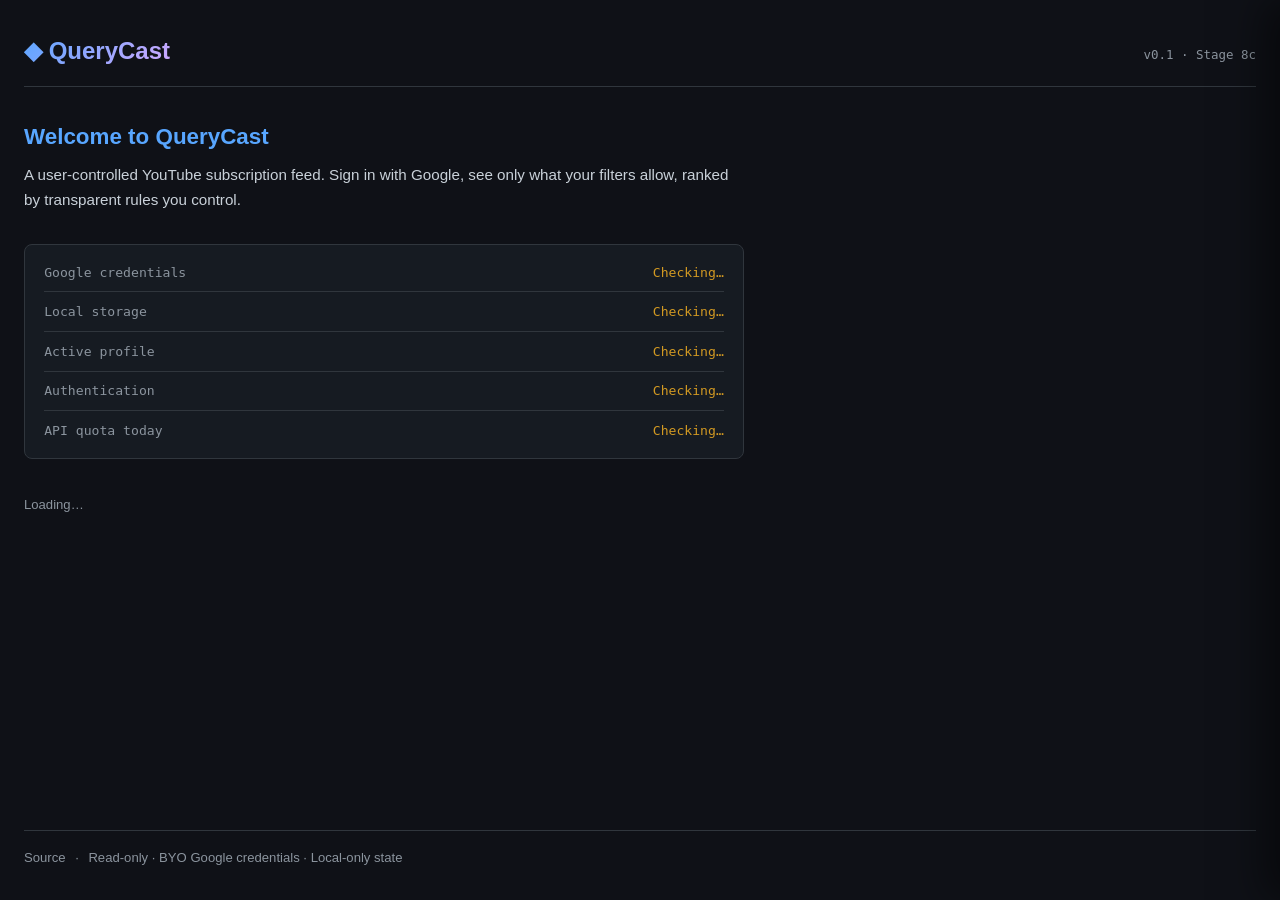
<file: index.html>
<!DOCTYPE html>
<html lang="en">
<head>
<meta charset="UTF-8">
<meta name="viewport" content="width=device-width, initial-scale=1.0">
<meta name="theme-color" content="#1f6feb">
<title>QueryCast</title>
<meta name="description" content="User-controlled YouTube subscription feed.">
<link rel="icon" type="image/png" sizes="32x32" href="/favicon-32.png">
<link rel="icon" type="image/png" sizes="192x192" href="/icon-192.png">
<!-- Apply persisted theme synchronously before the stylesheet parses
     so there's no flash-of-wrong-theme on cold load. (Stage 8a) -->
<script>
  (function () {
    try {
      var t = localStorage.getItem('querycast.theme');
      if (t === 'light' || t === 'dark') {
        document.documentElement.setAttribute('data-theme', t);
      } else {
        document.documentElement.setAttribute('data-theme', 'dark');
      }
    } catch (e) {
      document.documentElement.setAttribute('data-theme', 'dark');
    }
  })();
</script>
<link rel="stylesheet" href="/style.css">
</head>
<body>

<div class="app-shell">
  <header>
    <h1 class="logo">◆ QueryCast</h1>
    <span class="status">v0.1 · Stage 8c</span>
  </header>

  <main>
    <h2>Welcome to QueryCast</h2>
    <p class="lead">A user-controlled YouTube subscription feed. Sign in with Google, see only what your filters allow, ranked by transparent rules you control.</p>

    <div class="boot-status">
      <div class="row" id="status-creds">
        <span class="label">Google credentials</span>
        <span class="value pending">Checking…</span>
      </div>
      <div class="row" id="status-idb">
        <span class="label">Local storage</span>
        <span class="value pending">Checking…</span>
      </div>
      <div class="row" id="status-profile">
        <span class="label">Active profile</span>
        <span class="value pending">Checking…</span>
      </div>
      <div class="row" id="status-auth">
        <span class="label">Authentication</span>
        <span class="value pending">Checking…</span>
      </div>
      <div class="row" id="status-quota">
        <span class="label">API quota today</span>
        <span class="value pending">Checking…</span>
      </div>
    </div>

    <div class="auth-buttons">
      <button class="primary" id="sign-in-btn" hidden>Sign in with Google</button>
      <button class="secondary" id="sign-out-btn" hidden>Sign out</button>
    </div>
    <p class="note" id="auth-msg">Loading…</p>

    <section id="feed-section" hidden>
      <div class="feed-toolbar">
        <nav class="feed-nav" role="tablist" aria-label="Feed view">
          <button class="nav-tab active" data-view="today" role="tab" aria-selected="true">Today</button>
          <button class="nav-tab" data-view="saved" role="tab" aria-selected="false">Saved</button>
        </nav>
        <button class="secondary" id="refresh-btn">Refresh</button>
        <button class="icon-btn" id="theme-toggle" title="Switch to light theme" aria-label="Switch to light theme">☀</button>
        <button class="icon-btn" id="settings-btn" title="Settings" aria-label="Open settings">⚙</button>
        <div class="profile-dropdown">
          <button class="profile-trigger" id="profile-trigger" aria-haspopup="menu" aria-expanded="false">
            <span class="profile-label">Profile</span>
            <span class="profile-name" id="profile-name">Default</span>
            <span class="caret" aria-hidden="true">▾</span>
          </button>
          <div class="profile-menu" id="profile-menu" role="menu" hidden>
            <div class="profile-menu-section">Active profile</div>
            <div class="profile-menu-list" id="profile-menu-list"></div>
            <div class="profile-menu-divider"></div>
            <button class="profile-menu-item" id="profile-manage">
              Manage profiles…
            </button>
          </div>
        </div>
      </div>
      <p id="feed-status" class="note"></p>

      <div class="feed-board" id="feed-board" hidden>
        <div class="section-label" id="featured-label">Top picks · ranked by score</div>
        <div class="featured-row" id="featured-row"></div>

        <div class="section-label" id="grid-label">More from your subscriptions</div>
        <div class="grid" id="grid"></div>
      </div>

      <p id="feed-empty" class="empty-state" hidden>No videos cached yet. Click <strong>Refresh</strong> to fetch your subscriptions.</p>
    </section>
  </main>

  <footer>
    <a href="https://github.com/soopadrive/querycast" target="_blank" rel="noopener">Source</a>
    <span>·</span>
    <span>Read-only · BYO Google credentials · Local-only state</span>
  </footer>
</div>

<!-- Modal IFrame Player (Stage 6b) -->
<div class="modal-overlay" id="modal-overlay" role="dialog" aria-modal="true" aria-labelledby="modal-title" aria-hidden="true">
  <div class="modal-player">
    <button class="modal-close" id="modal-close" aria-label="Close player">×</button>
    <div class="modal-stub" id="modal-stub"></div>
    <div class="modal-fallback" id="modal-fallback" hidden>
      <p>This video can't be embedded. <a href="#" target="_blank" rel="noopener">Open on youtube.com</a></p>
    </div>
    <div class="modal-info">
      <span class="modal-rank" id="modal-rank">#1</span>
      <div class="modal-title" id="modal-title"></div>
      <div class="modal-meta" id="modal-meta"></div>
    </div>
  </div>
</div>

<!-- Action toast with undo (Stage 6b) + optional secondary action (See less, Stage 7d-prelude) -->
<div class="action-toast" id="action-toast" role="status" aria-live="polite" hidden>
  <span class="toast-msg" id="toast-msg"></span>
  <button class="toast-secondary" id="toast-secondary" hidden></button>
  <button class="toast-undo" id="toast-undo">Undo</button>
</div>

<!-- Settings drawer (Stage 7b) -->
<div class="drawer-backdrop" id="drawer-backdrop" hidden></div>
<aside class="settings-drawer" id="settings-drawer" role="dialog" aria-modal="true" aria-hidden="true" aria-labelledby="settings-heading">
  <header class="drawer-header">
    <h2 id="settings-heading">Settings</h2>
    <button class="drawer-close" id="settings-close" aria-label="Close settings">×</button>
  </header>

  <div class="drawer-body">
    <section class="drawer-section" id="section-profile">
      <h3 class="section-toggle" aria-expanded="true" tabindex="0" role="button">
        <span class="chevron" aria-hidden="true">▾</span>
        Profile
      </h3>
      <div class="section-body">
        <label class="field">
          <span>Editing</span>
          <select id="profile-edit-select"></select>
        </label>
        <label class="field">
          <span>Name</span>
          <input type="text" id="profile-name-input" />
        </label>
        <label class="checkbox-row">
          <input type="checkbox" id="profile-active-check" />
          <span>Set as active profile</span>
        </label>
        <div class="action-row">
          <button class="secondary" id="profile-add">+ New profile</button>
          <button class="secondary" id="profile-duplicate">Duplicate</button>
          <button class="danger" id="profile-delete">Delete</button>
        </div>
      </div>
    </section>

    <section class="drawer-section" id="section-filters">
      <h3 class="section-toggle" aria-expanded="true" tabindex="0" role="button">
        <span class="chevron" aria-hidden="true">▾</span>
        Discovery filters
      </h3>
      <div class="section-body">
        <label class="field">
          <span>Block keywords <em>(case-insensitive, title + description)</em></span>
          <div class="keyword-list" id="kw-block-list"></div>
          <input type="text" id="kw-block-input" placeholder="Add keyword + Enter" />
        </label>

        <label class="field">
          <span>Require keywords <em>(whitelist mode — leave blank to disable)</em></span>
          <div class="keyword-list" id="kw-require-list"></div>
          <input type="text" id="kw-require-input" placeholder="Add keyword + Enter" />
        </label>

        <div class="field-row">
          <label class="field">
            <span>Min duration (sec)</span>
            <input type="number" id="duration-min" min="0" />
          </label>
          <label class="field">
            <span>Max duration (sec)</span>
            <input type="number" id="duration-max" min="0" />
          </label>
        </div>

        <div class="field-row">
          <label class="field">
            <span>Max age (days)</span>
            <input type="number" id="age-max" min="1" />
          </label>
          <label class="field">
            <span>Min view count</span>
            <input type="number" id="views-min" min="0" />
          </label>
        </div>

        <label class="checkbox-row">
          <input type="checkbox" id="hide-shorts" />
          <span>Hide Shorts (under 60s)</span>
        </label>
        <label class="checkbox-row">
          <input type="checkbox" id="hide-live" />
          <span>Hide live + premieres</span>
        </label>
        <label class="checkbox-row">
          <input type="checkbox" id="hide-podcasts" />
          <span>Hide podcasts (over 2hr)</span>
        </label>
      </div>
    </section>

    <section class="drawer-section" id="section-scoring">
      <h3 class="section-toggle" aria-expanded="false" tabindex="0" role="button">
        <span class="chevron" aria-hidden="true">▾</span>
        Scoring weights
      </h3>
      <div class="section-body" hidden>
        <label class="field slider-field">
          <span>Recency <span class="value-display" data-value-for="w-recency"></span></span>
          <input type="range" id="w-recency" min="0" max="1" step="0.05" />
        </label>
        <label class="field slider-field">
          <span>Velocity (views/day) <span class="value-display" data-value-for="w-velocity"></span></span>
          <input type="range" id="w-velocity" min="0" max="1" step="0.05" />
        </label>
        <label class="field slider-field">
          <span>Channel weight <span class="value-display" data-value-for="w-channel"></span></span>
          <input type="range" id="w-channel" min="0" max="1" step="0.05" />
        </label>
        <label class="field slider-field">
          <span>Length-fit <span class="value-display" data-value-for="w-length-fit"></span></span>
          <input type="range" id="w-length-fit" min="0" max="1" step="0.05" />
        </label>

        <h4 class="subsection">Length-fit sweet spot (Gaussian)</h4>
        <div class="field-row">
          <label class="field">
            <span>Center (sec)</span>
            <input type="number" id="sweet-center" min="0" />
          </label>
          <label class="field">
            <span>Width (sec)</span>
            <input type="number" id="sweet-width" min="60" />
          </label>
        </div>

        <button class="secondary" id="reset-defaults">Reset filters + weights to defaults</button>
      </div>
    </section>

    <section class="drawer-section" id="section-channels">
      <h3 class="section-toggle" aria-expanded="false" tabindex="0" role="button">
        <span class="chevron" aria-hidden="true">▾</span>
        Channels
      </h3>
      <div class="section-body" hidden>
        <input type="search" id="channel-search" class="field-input" placeholder="Filter channels…" />
        <div class="channel-list" id="channel-list"></div>
      </div>
    </section>

    <section class="drawer-section" id="section-groups">
      <h3 class="section-toggle" aria-expanded="false" tabindex="0" role="button">
        <span class="chevron" aria-hidden="true">▾</span>
        Channel groups
      </h3>
      <div class="section-body" hidden>
        <div class="groups-list" id="groups-list"></div>
        <button class="secondary" id="group-add">+ New group</button>
      </div>
    </section>

    <section class="drawer-section" id="section-hidden">
      <h3 class="section-toggle" aria-expanded="false" tabindex="0" role="button">
        <span class="chevron" aria-hidden="true">▾</span>
        Hidden videos
      </h3>
      <div class="section-body" hidden>
        <div class="hidden-group">
          <h4 class="subsection">Hidden by you <span class="count" id="hidden-skip-count">0</span></h4>
          <ul class="hidden-list" id="hidden-skip-list"></ul>
        </div>
        <div class="hidden-group">
          <h4 class="subsection">Already watched <span class="count" id="hidden-watch-count">0</span></h4>
          <ul class="hidden-list" id="hidden-watch-list"></ul>
        </div>
      </div>
    </section>

    <section class="drawer-section" id="section-backup">
      <h3 class="section-toggle" aria-expanded="false" tabindex="0" role="button">
        <span class="chevron" aria-hidden="true">▾</span>
        Drive backup
      </h3>
      <div class="section-body" hidden>
        <p class="backup-blurb">Stores your profiles + watched / saved / hidden lists in a hidden per-app folder on your Google Drive. Videos and quota state are not backed up.</p>
        <div class="backup-status" id="backup-status">Checking Drive…</div>
        <div class="action-row">
          <button class="primary" id="backup-now">Backup now</button>
          <button class="secondary" id="restore-now">Restore from Drive…</button>
        </div>
        <p class="backup-message" id="backup-message"></p>
      </div>
    </section>
  </div>
</aside>

<script type="module" src="/js/main.js"></script>
</body>
</html>
</file>
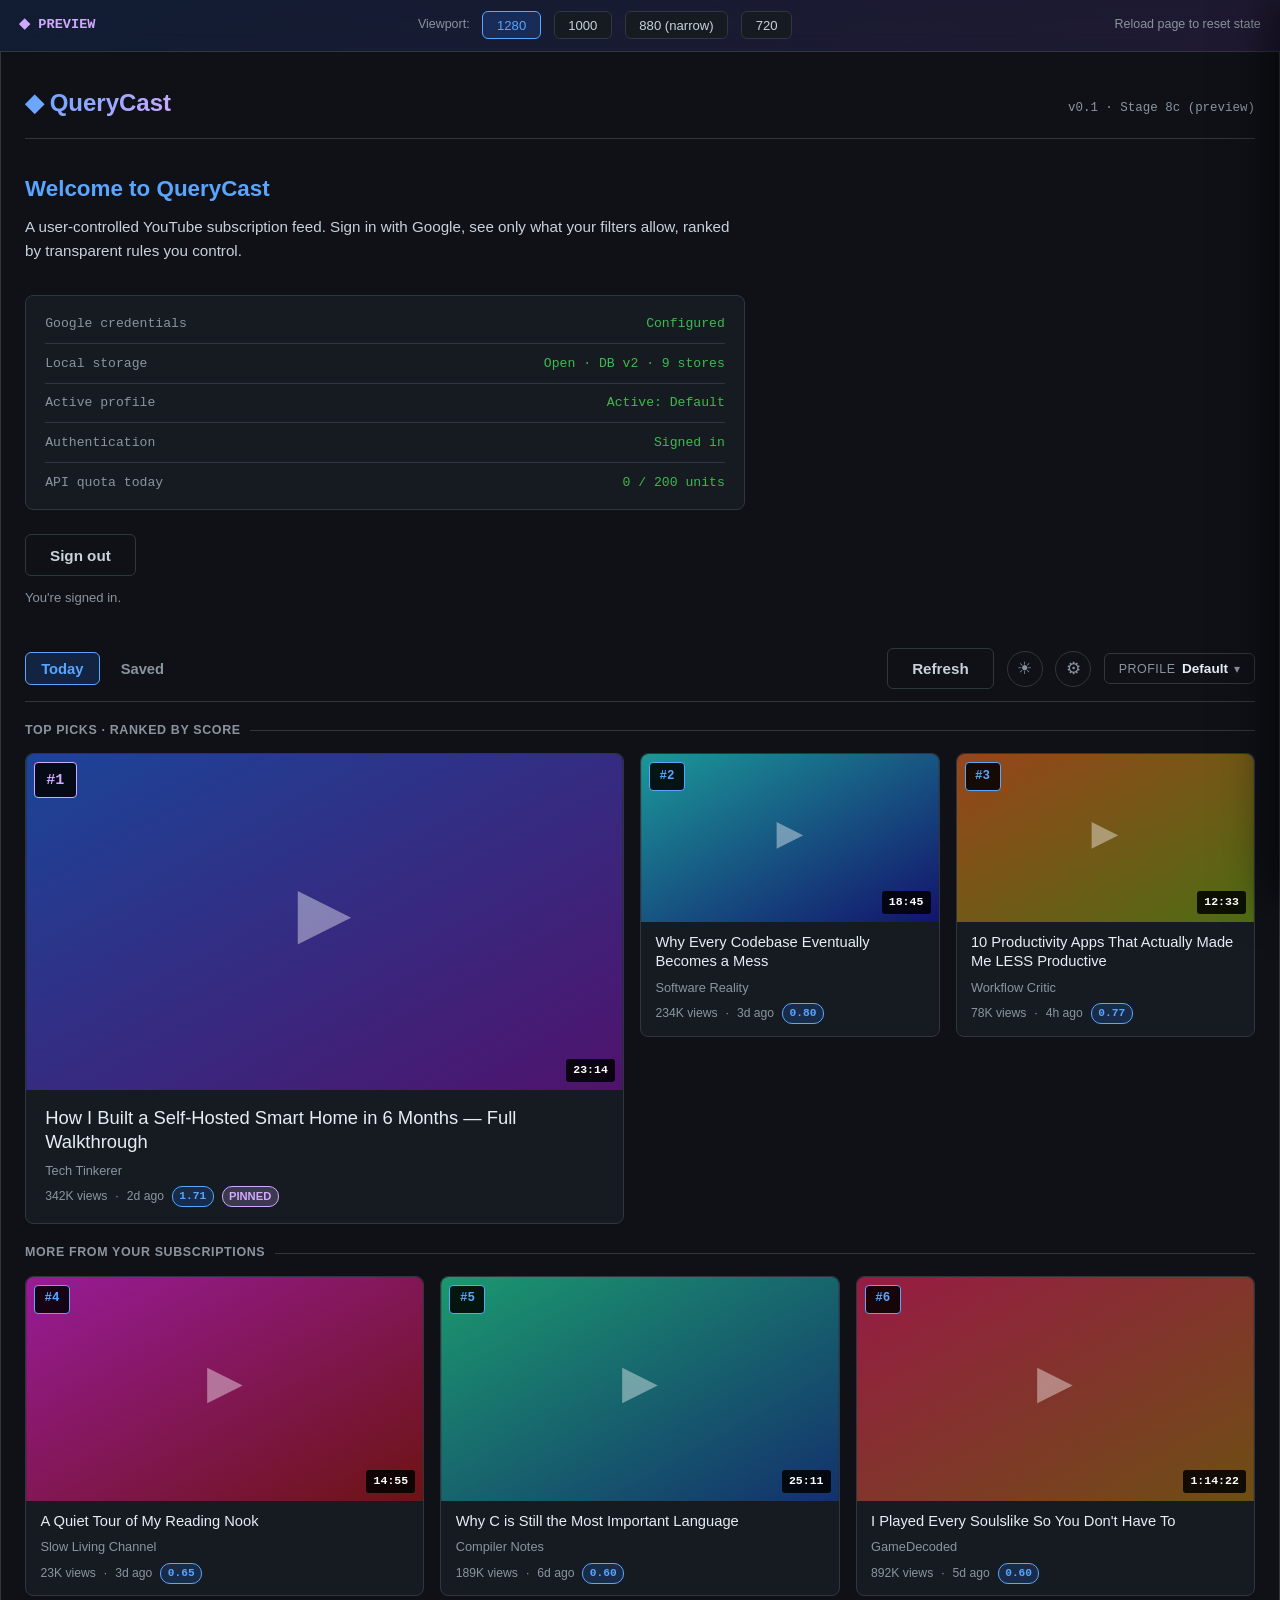
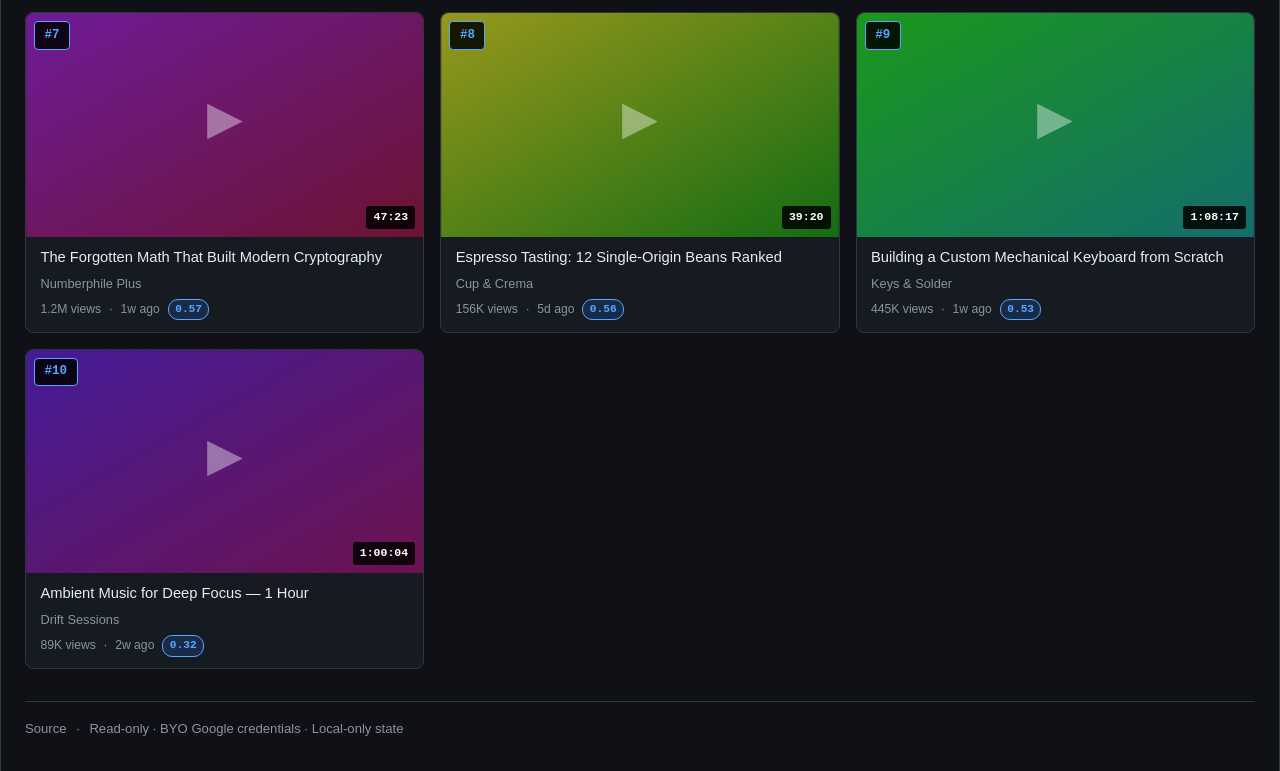
<file: preview.html>
<!DOCTYPE html>
<html lang="en">
<head>
<meta charset="UTF-8">
<meta name="viewport" content="width=device-width, initial-scale=1.0">
<title>QueryCast — Preview</title>
<!-- Apply persisted theme synchronously before the stylesheet parses
     so there's no flash-of-wrong-theme on cold load. (Stage 8a) -->
<script>
  (function () {
    try {
      var t = localStorage.getItem('querycast.theme');
      document.documentElement.setAttribute('data-theme', (t === 'light' || t === 'dark') ? t : 'dark');
    } catch (e) {
      document.documentElement.setAttribute('data-theme', 'dark');
    }
  })();
</script>
<link rel="stylesheet" href="/style.css">
<style>
  /* Preview chrome — kept above the .app-shell so the real layout
     measures from the same baseline as the production index.html. */
  .preview-bar {
    background: linear-gradient(135deg, #1f6feb22, #8957e522);
    border-bottom: 1px solid var(--border);
    padding: 0.7rem 1.2rem;
    display: flex;
    align-items: center;
    gap: 0.8rem;
    flex-wrap: wrap;
    font-size: 0.85rem;
    position: sticky;
    top: 0;
    z-index: 200;
    backdrop-filter: blur(10px);
  }
  .preview-bar .label {
    color: var(--purple);
    font-weight: 700;
    font-family: var(--mono);
  }
  .preview-bar .hint {
    color: var(--text-dim);
    font-size: 0.78rem;
    margin-left: auto;
  }
  .preview-bar button {
    background: var(--bg-elev);
    border: 1px solid var(--border);
    color: var(--text);
    padding: 0.35rem 0.85rem;
    border-radius: 6px;
    cursor: pointer;
    font-family: inherit;
    font-size: 0.82rem;
    transition: border-color 0.15s, color 0.15s, background 0.15s;
  }
  .preview-bar button:hover { border-color: var(--blue); color: var(--blue); }
  .preview-bar button.active {
    background: var(--blue-bg);
    border-color: var(--blue);
    color: var(--blue);
  }
  /* Wrap the real app shell inside a re-sizable frame so the toggle can
     simulate the 900px breakpoint without resizing the actual window. */
  .preview-frame {
    margin: 0 auto;
    transition: max-width 0.2s;
    border-left: 1px solid var(--border);
    border-right: 1px solid var(--border);
    min-height: 100vh;
  }
  .preview-frame.w-1280 { max-width: 1280px; }
  .preview-frame.w-1000 { max-width: 1000px; }
  .preview-frame.w-880  { max-width: 880px; }   /* below the 900px breakpoint */
  .preview-frame.w-720  { max-width: 720px; }
  /* Inside the framed preview, drop the .app-shell's own max-width so
     its grid spans the frame, not 1280 within whatever the frame is. */
  .preview-frame .app-shell { max-width: none; }
</style>

<!-- Import map: redirect production module URLs to preview stubs. The
     keys are the *resolved* URLs of each import — relative specifiers
     like `./storage.js` from /js/main.js resolve to /js/storage.js and
     hit these mappings. Must come BEFORE any <script type="module">. -->
<script type="importmap">
{
  "imports": {
    "/js/storage.js":       "/js/preview/storage-stub.js",
    "/js/auth.js":          "/js/preview/auth-stub.js",
    "/js/player.js":        "/js/preview/player-stub.js",
    "/js/youtube-api.js":   "/js/preview/youtube-api-stub.js",
    "/js/rss-fetcher.js":   "/js/preview/rss-fetcher-stub.js",
    "/js/drive-backup.js":  "/js/preview/drive-backup-stub.js"
  }
}
</script>

<!-- Stub the Tauri global before main.js destructures it at module load. -->
<script>
  window.__TAURI__ = {
    core: {
      invoke: (cmd, args) => {
        console.info('[preview] invoke', cmd, args);
        return Promise.resolve(null);
      },
    },
    event: {
      listen: () => Promise.resolve(() => {}),
    },
  };
</script>
</head>
<body>

<div class="preview-bar">
  <span class="label">◆ PREVIEW</span>
  <span class="hint">Viewport:</span>
  <button data-width="1280" class="active">1280</button>
  <button data-width="1000">1000</button>
  <button data-width="880">880 (narrow)</button>
  <button data-width="720">720</button>
  <span class="hint" id="reset-hint">Reload page to reset state</span>
</div>

<div class="preview-frame w-1280" id="preview-frame">
  <div class="app-shell">
    <header>
      <h1 class="logo">◆ QueryCast</h1>
      <span class="status">v0.1 · Stage 8c (preview)</span>
    </header>

    <main>
      <h2>Welcome to QueryCast</h2>
      <p class="lead">A user-controlled YouTube subscription feed. Sign in with Google, see only what your filters allow, ranked by transparent rules you control.</p>

      <div class="boot-status">
        <div class="row" id="status-creds">
          <span class="label">Google credentials</span>
          <span class="value pending">Checking…</span>
        </div>
        <div class="row" id="status-idb">
          <span class="label">Local storage</span>
          <span class="value pending">Checking…</span>
        </div>
        <div class="row" id="status-profile">
          <span class="label">Active profile</span>
          <span class="value pending">Checking…</span>
        </div>
        <div class="row" id="status-auth">
          <span class="label">Authentication</span>
          <span class="value pending">Checking…</span>
        </div>
        <div class="row" id="status-quota">
          <span class="label">API quota today</span>
          <span class="value pending">Checking…</span>
        </div>
      </div>

      <div class="auth-buttons">
        <button class="primary" id="sign-in-btn" hidden>Sign in with Google</button>
        <button class="secondary" id="sign-out-btn" hidden>Sign out</button>
      </div>
      <p class="note" id="auth-msg">Loading…</p>

      <section id="feed-section" hidden>
        <div class="feed-toolbar">
          <nav class="feed-nav" role="tablist" aria-label="Feed view">
            <button class="nav-tab active" data-view="today" role="tab" aria-selected="true">Today</button>
            <button class="nav-tab" data-view="saved" role="tab" aria-selected="false">Saved</button>
          </nav>
          <button class="secondary" id="refresh-btn">Refresh</button>
          <button class="icon-btn" id="theme-toggle" title="Switch to light theme" aria-label="Switch to light theme">☀</button>
          <button class="icon-btn" id="settings-btn" title="Settings" aria-label="Open settings">⚙</button>
          <div class="profile-dropdown">
            <button class="profile-trigger" id="profile-trigger" aria-haspopup="menu" aria-expanded="false">
              <span class="profile-label">Profile</span>
              <span class="profile-name" id="profile-name">Default</span>
              <span class="caret" aria-hidden="true">▾</span>
            </button>
            <div class="profile-menu" id="profile-menu" role="menu" hidden>
              <div class="profile-menu-section">Active profile</div>
              <div class="profile-menu-list" id="profile-menu-list"></div>
              <div class="profile-menu-divider"></div>
              <button class="profile-menu-item" id="profile-manage">
                Manage profiles…
              </button>
            </div>
          </div>
        </div>
        <p id="feed-status" class="note"></p>

        <div class="feed-board" id="feed-board" hidden>
          <div class="section-label" id="featured-label">Top picks · ranked by score</div>
          <div class="featured-row" id="featured-row"></div>

          <div class="section-label" id="grid-label">More from your subscriptions</div>
          <div class="grid" id="grid"></div>
        </div>

        <p id="feed-empty" class="empty-state" hidden>No videos cached yet. Click <strong>Refresh</strong> to fetch your subscriptions.</p>
      </section>
    </main>

    <footer>
      <a href="https://github.com/soopadrive/querycast" target="_blank" rel="noopener">Source</a>
      <span>·</span>
      <span>Read-only · BYO Google credentials · Local-only state</span>
    </footer>
  </div>
</div>

<!-- Modal IFrame Player (Stage 6b) — same markup as production. -->
<div class="modal-overlay" id="modal-overlay" role="dialog" aria-modal="true" aria-labelledby="modal-title" aria-hidden="true">
  <div class="modal-player">
    <button class="modal-close" id="modal-close" aria-label="Close player">×</button>
    <div class="modal-stub" id="modal-stub"></div>
    <div class="modal-fallback" id="modal-fallback" hidden>
      <p>This video can't be embedded. <a href="#" target="_blank" rel="noopener">Open on youtube.com</a></p>
    </div>
    <div class="modal-info">
      <span class="modal-rank" id="modal-rank">#1</span>
      <div class="modal-title" id="modal-title"></div>
      <div class="modal-meta" id="modal-meta"></div>
    </div>
  </div>
</div>

<!-- Action toast with undo (Stage 6b) + optional secondary action — same markup as production. -->
<div class="action-toast" id="action-toast" role="status" aria-live="polite" hidden>
  <span class="toast-msg" id="toast-msg"></span>
  <button class="toast-secondary" id="toast-secondary" hidden></button>
  <button class="toast-undo" id="toast-undo">Undo</button>
</div>

<!-- Settings drawer (Stage 7b) — same markup as production. -->
<div class="drawer-backdrop" id="drawer-backdrop" hidden></div>
<aside class="settings-drawer" id="settings-drawer" role="dialog" aria-modal="true" aria-hidden="true" aria-labelledby="settings-heading">
  <header class="drawer-header">
    <h2 id="settings-heading">Settings</h2>
    <button class="drawer-close" id="settings-close" aria-label="Close settings">×</button>
  </header>
  <div class="drawer-body">
    <section class="drawer-section" id="section-profile">
      <h3 class="section-toggle" aria-expanded="true" tabindex="0" role="button">
        <span class="chevron" aria-hidden="true">▾</span>
        Profile
      </h3>
      <div class="section-body">
        <label class="field"><span>Editing</span><select id="profile-edit-select"></select></label>
        <label class="field"><span>Name</span><input type="text" id="profile-name-input" /></label>
        <label class="checkbox-row"><input type="checkbox" id="profile-active-check" /><span>Set as active profile</span></label>
        <div class="action-row">
          <button class="secondary" id="profile-add">+ New profile</button>
          <button class="secondary" id="profile-duplicate">Duplicate</button>
          <button class="danger" id="profile-delete">Delete</button>
        </div>
      </div>
    </section>
    <section class="drawer-section" id="section-filters">
      <h3 class="section-toggle" aria-expanded="true" tabindex="0" role="button">
        <span class="chevron" aria-hidden="true">▾</span>
        Discovery filters
      </h3>
      <div class="section-body">
        <label class="field">
          <span>Block keywords <em>(case-insensitive, title + description)</em></span>
          <div class="keyword-list" id="kw-block-list"></div>
          <input type="text" id="kw-block-input" placeholder="Add keyword + Enter" />
        </label>
        <label class="field">
          <span>Require keywords <em>(whitelist mode — leave blank to disable)</em></span>
          <div class="keyword-list" id="kw-require-list"></div>
          <input type="text" id="kw-require-input" placeholder="Add keyword + Enter" />
        </label>
        <div class="field-row">
          <label class="field"><span>Min duration (sec)</span><input type="number" id="duration-min" min="0" /></label>
          <label class="field"><span>Max duration (sec)</span><input type="number" id="duration-max" min="0" /></label>
        </div>
        <div class="field-row">
          <label class="field"><span>Max age (days)</span><input type="number" id="age-max" min="1" /></label>
          <label class="field"><span>Min view count</span><input type="number" id="views-min" min="0" /></label>
        </div>
        <label class="checkbox-row"><input type="checkbox" id="hide-shorts" /><span>Hide Shorts (under 60s)</span></label>
        <label class="checkbox-row"><input type="checkbox" id="hide-live" /><span>Hide live + premieres</span></label>
        <label class="checkbox-row"><input type="checkbox" id="hide-podcasts" /><span>Hide podcasts (over 2hr)</span></label>
      </div>
    </section>
    <section class="drawer-section" id="section-scoring">
      <h3 class="section-toggle" aria-expanded="false" tabindex="0" role="button">
        <span class="chevron" aria-hidden="true">▾</span>
        Scoring weights
      </h3>
      <div class="section-body" hidden>
        <label class="field slider-field"><span>Recency <span class="value-display" data-value-for="w-recency"></span></span><input type="range" id="w-recency" min="0" max="1" step="0.05" /></label>
        <label class="field slider-field"><span>Velocity (views/day) <span class="value-display" data-value-for="w-velocity"></span></span><input type="range" id="w-velocity" min="0" max="1" step="0.05" /></label>
        <label class="field slider-field"><span>Channel weight <span class="value-display" data-value-for="w-channel"></span></span><input type="range" id="w-channel" min="0" max="1" step="0.05" /></label>
        <label class="field slider-field"><span>Length-fit <span class="value-display" data-value-for="w-length-fit"></span></span><input type="range" id="w-length-fit" min="0" max="1" step="0.05" /></label>
        <h4 class="subsection">Length-fit sweet spot (Gaussian)</h4>
        <div class="field-row">
          <label class="field"><span>Center (sec)</span><input type="number" id="sweet-center" min="0" /></label>
          <label class="field"><span>Width (sec)</span><input type="number" id="sweet-width" min="60" /></label>
        </div>
        <button class="secondary" id="reset-defaults">Reset filters + weights to defaults</button>
      </div>
    </section>
    <section class="drawer-section" id="section-channels">
      <h3 class="section-toggle" aria-expanded="false" tabindex="0" role="button">
        <span class="chevron" aria-hidden="true">▾</span>
        Channels
      </h3>
      <div class="section-body" hidden>
        <input type="search" id="channel-search" class="field-input" placeholder="Filter channels…" />
        <div class="channel-list" id="channel-list"></div>
      </div>
    </section>
    <section class="drawer-section" id="section-groups">
      <h3 class="section-toggle" aria-expanded="false" tabindex="0" role="button">
        <span class="chevron" aria-hidden="true">▾</span>
        Channel groups
      </h3>
      <div class="section-body" hidden>
        <div class="groups-list" id="groups-list"></div>
        <button class="secondary" id="group-add">+ New group</button>
      </div>
    </section>
    <section class="drawer-section" id="section-hidden">
      <h3 class="section-toggle" aria-expanded="false" tabindex="0" role="button">
        <span class="chevron" aria-hidden="true">▾</span>
        Hidden videos
      </h3>
      <div class="section-body" hidden>
        <div class="hidden-group">
          <h4 class="subsection">Hidden by you <span class="count" id="hidden-skip-count">0</span></h4>
          <ul class="hidden-list" id="hidden-skip-list"></ul>
        </div>
        <div class="hidden-group">
          <h4 class="subsection">Already watched <span class="count" id="hidden-watch-count">0</span></h4>
          <ul class="hidden-list" id="hidden-watch-list"></ul>
        </div>
      </div>
    </section>
    <section class="drawer-section" id="section-backup">
      <h3 class="section-toggle" aria-expanded="false" tabindex="0" role="button">
        <span class="chevron" aria-hidden="true">▾</span>
        Drive backup
      </h3>
      <div class="section-body" hidden>
        <p class="backup-blurb">Stores your profiles + watched / saved / hidden lists in a hidden per-app folder on your Google Drive. Videos and quota state are not backed up.</p>
        <div class="backup-status" id="backup-status">Checking Drive…</div>
        <div class="action-row">
          <button class="primary" id="backup-now">Backup now</button>
          <button class="secondary" id="restore-now">Restore from Drive…</button>
        </div>
        <p class="backup-message" id="backup-message"></p>
      </div>
    </section>
  </div>
</aside>

<!-- Production main.js — runs unmodified, but every external module
     it imports is silently swapped to a stub via the import map above. -->
<script type="module" src="/js/main.js"></script>

<!-- Viewport toggle wiring. Inline because it's preview-only chrome. -->
<script type="module">
  const frame = document.getElementById('preview-frame');
  const buttons = document.querySelectorAll('.preview-bar button[data-width]');
  buttons.forEach((btn) => {
    btn.addEventListener('click', () => {
      buttons.forEach((b) => b.classList.remove('active'));
      btn.classList.add('active');
      frame.className = `preview-frame w-${btn.dataset.width}`;
    });
  });
</script>

</body>
</html>
</file>
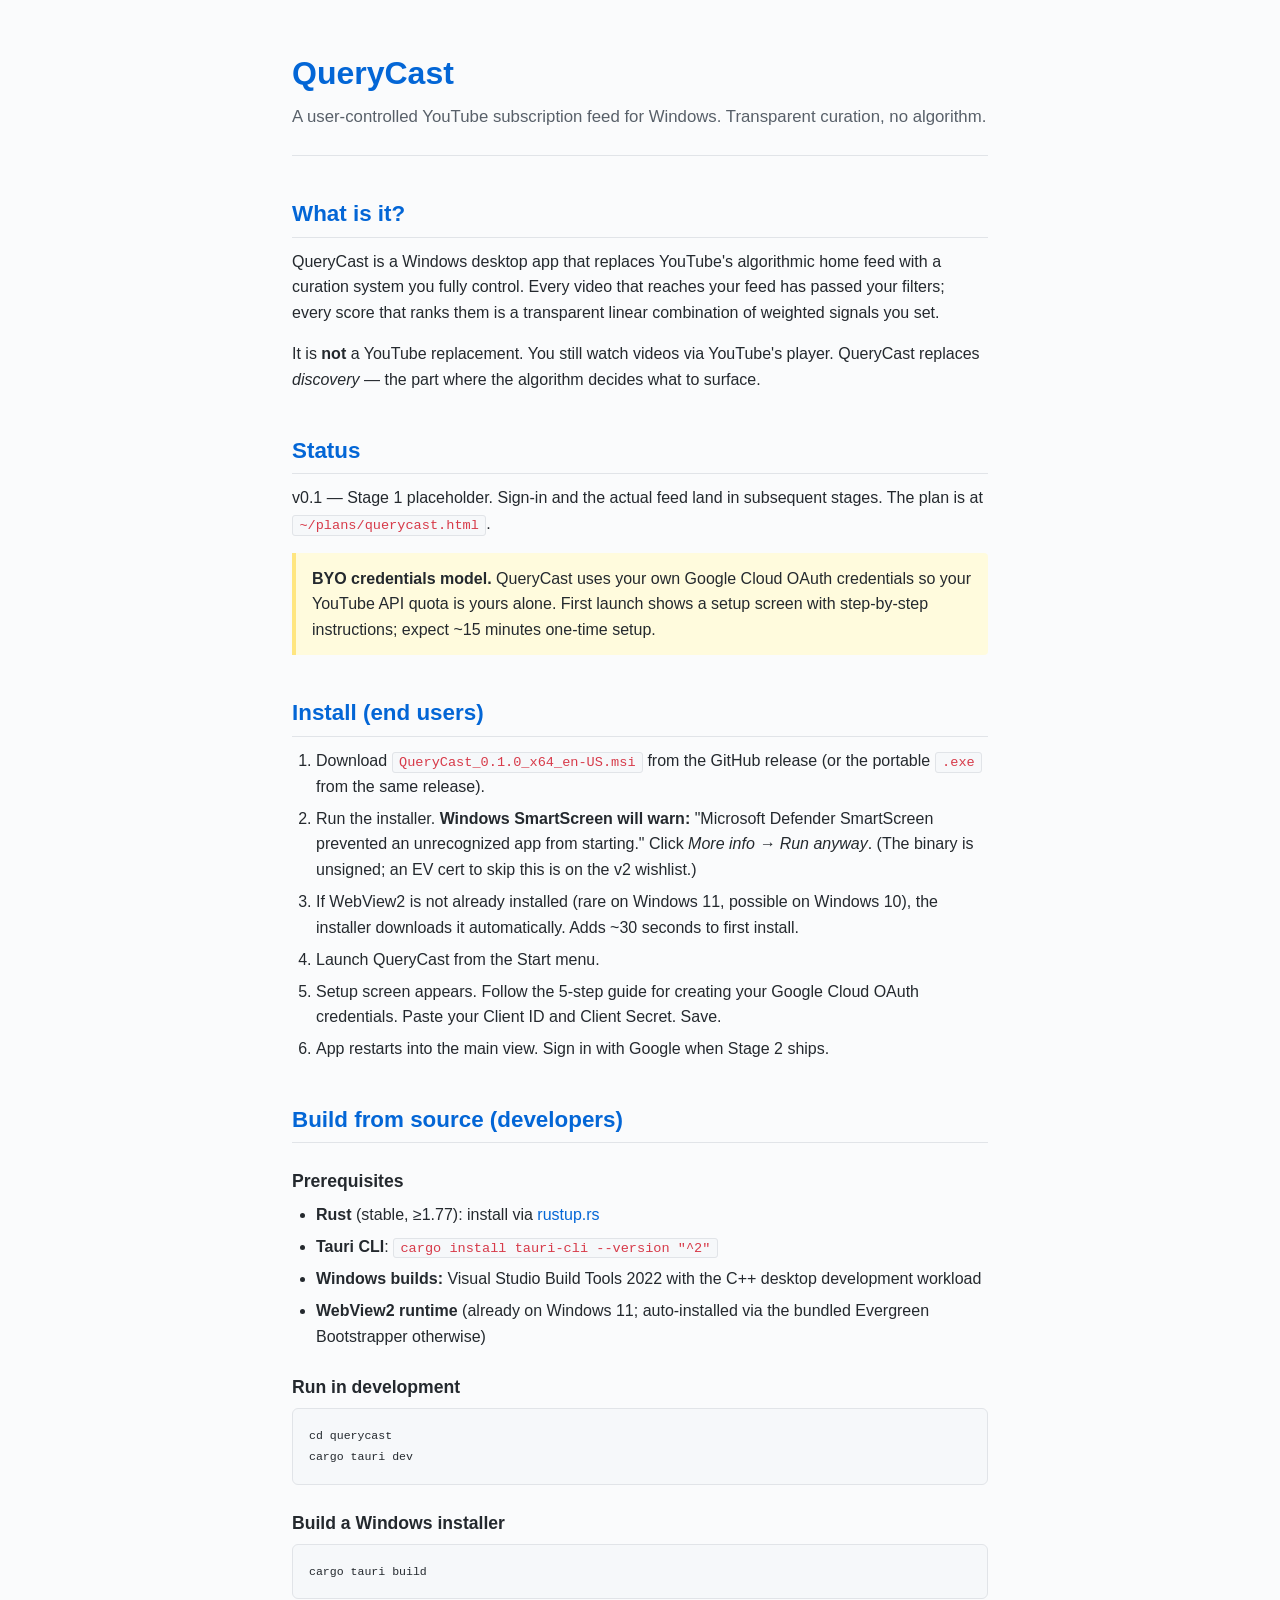
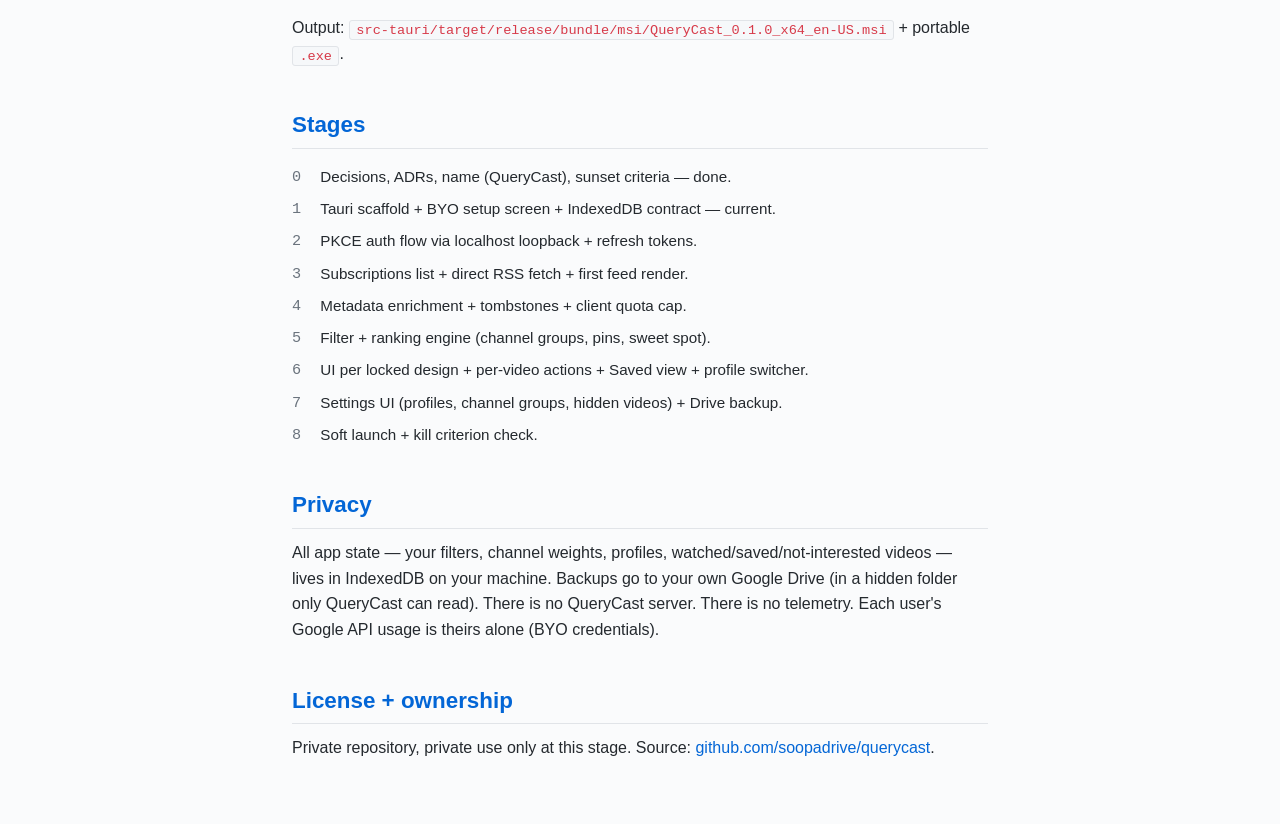
<file: README.html>
<!DOCTYPE html>
<html lang="en">
<head>
<meta charset="UTF-8">
<meta name="viewport" content="width=device-width, initial-scale=1.0">
<title>QueryCast — README</title>
<style>
  * { margin: 0; padding: 0; box-sizing: border-box; }
  body {
    font-family: -apple-system, BlinkMacSystemFont, 'Segoe UI', Helvetica, Arial, sans-serif;
    background: #fafbfc;
    color: #24292e;
    line-height: 1.6;
    font-size: 16px;
  }
  .doc { max-width: 760px; margin: 0 auto; padding: 3rem 2rem; }
  h1 { font-size: 2rem; color: #0366d6; margin-bottom: 0.3rem; }
  .tagline {
    color: #586069; font-size: 1.05rem;
    margin-bottom: 2rem; padding-bottom: 1.5rem;
    border-bottom: 1px solid #e1e4e8;
  }
  h2 { color: #0366d6; font-size: 1.4rem; margin: 2.5rem 0 0.7rem; padding-bottom: 0.3rem; border-bottom: 1px solid #e1e4e8; }
  h3 { color: #24292e; font-size: 1.1rem; margin: 1.5rem 0 0.4rem; }
  p { margin-bottom: 1rem; }
  ul, ol { padding-left: 1.5rem; margin-bottom: 1rem; }
  li { margin-bottom: 0.4rem; }
  code {
    background: #f6f8fa; border: 1px solid #e1e4e8;
    padding: 0.1rem 0.4rem; border-radius: 3px;
    font-family: 'SF Mono', Consolas, monospace;
    font-size: 0.85em; color: #d73a49;
  }
  pre {
    background: #f6f8fa; border: 1px solid #e1e4e8; border-radius: 6px;
    padding: 1rem; overflow-x: auto;
    font-family: 'SF Mono', Consolas, monospace; font-size: 0.85rem;
    margin-bottom: 1rem;
  }
  pre code { background: transparent; border: none; padding: 0; color: inherit; }
  a { color: #0366d6; text-decoration: none; }
  a:hover { text-decoration: underline; }
  .note {
    background: #fffbdd; border-left: 4px solid #ffe680;
    padding: 0.8rem 1rem; margin: 1rem 0; border-radius: 0 4px 4px 0;
  }
  .stage-grid {
    display: grid; grid-template-columns: auto 1fr;
    gap: 0.5rem 1.2rem; margin: 1rem 0; font-size: 0.95rem;
  }
  .stage-grid .num { color: #6a737d; font-family: 'SF Mono', Consolas, monospace; }
</style>
</head>
<body>
<div class="doc">

<h1>QueryCast</h1>
<p class="tagline">A user-controlled YouTube subscription feed for Windows. Transparent curation, no algorithm.</p>

<h2>What is it?</h2>
<p>QueryCast is a Windows desktop app that replaces YouTube's algorithmic home feed with a curation system you fully control. Every video that reaches your feed has passed your filters; every score that ranks them is a transparent linear combination of weighted signals you set.</p>

<p>It is <strong>not</strong> a YouTube replacement. You still watch videos via YouTube's player. QueryCast replaces <em>discovery</em> — the part where the algorithm decides what to surface.</p>

<h2>Status</h2>
<p>v0.1 — Stage 1 placeholder. Sign-in and the actual feed land in subsequent stages. The plan is at <code>~/plans/querycast.html</code>.</p>

<div class="note">
  <strong>BYO credentials model.</strong> QueryCast uses your own Google Cloud OAuth credentials so your YouTube API quota is yours alone. First launch shows a setup screen with step-by-step instructions; expect ~15 minutes one-time setup.
</div>

<h2>Install (end users)</h2>

<ol>
  <li>Download <code>QueryCast_0.1.0_x64_en-US.msi</code> from the GitHub release (or the portable <code>.exe</code> from the same release).</li>
  <li>Run the installer. <strong>Windows SmartScreen will warn:</strong> "Microsoft Defender SmartScreen prevented an unrecognized app from starting." Click <em>More info → Run anyway</em>. (The binary is unsigned; an EV cert to skip this is on the v2 wishlist.)</li>
  <li>If WebView2 is not already installed (rare on Windows 11, possible on Windows 10), the installer downloads it automatically. Adds ~30 seconds to first install.</li>
  <li>Launch QueryCast from the Start menu.</li>
  <li>Setup screen appears. Follow the 5-step guide for creating your Google Cloud OAuth credentials. Paste your Client ID and Client Secret. Save.</li>
  <li>App restarts into the main view. Sign in with Google when Stage 2 ships.</li>
</ol>

<h2>Build from source (developers)</h2>

<h3>Prerequisites</h3>
<ul>
  <li><strong>Rust</strong> (stable, ≥1.77): install via <a href="https://rustup.rs">rustup.rs</a></li>
  <li><strong>Tauri CLI</strong>: <code>cargo install tauri-cli --version "^2"</code></li>
  <li><strong>Windows builds:</strong> Visual Studio Build Tools 2022 with the C++ desktop development workload</li>
  <li><strong>WebView2 runtime</strong> (already on Windows 11; auto-installed via the bundled Evergreen Bootstrapper otherwise)</li>
</ul>

<h3>Run in development</h3>
<pre><code>cd querycast
cargo tauri dev</code></pre>

<h3>Build a Windows installer</h3>
<pre><code>cargo tauri build</code></pre>

<p>Output: <code>src-tauri/target/release/bundle/msi/QueryCast_0.1.0_x64_en-US.msi</code> + portable <code>.exe</code>.</p>

<h2>Stages</h2>
<div class="stage-grid">
  <span class="num">0</span><span>Decisions, ADRs, name (QueryCast), sunset criteria — done.</span>
  <span class="num">1</span><span>Tauri scaffold + BYO setup screen + IndexedDB contract — current.</span>
  <span class="num">2</span><span>PKCE auth flow via localhost loopback + refresh tokens.</span>
  <span class="num">3</span><span>Subscriptions list + direct RSS fetch + first feed render.</span>
  <span class="num">4</span><span>Metadata enrichment + tombstones + client quota cap.</span>
  <span class="num">5</span><span>Filter + ranking engine (channel groups, pins, sweet spot).</span>
  <span class="num">6</span><span>UI per locked design + per-video actions + Saved view + profile switcher.</span>
  <span class="num">7</span><span>Settings UI (profiles, channel groups, hidden videos) + Drive backup.</span>
  <span class="num">8</span><span>Soft launch + kill criterion check.</span>
</div>

<h2>Privacy</h2>
<p>All app state — your filters, channel weights, profiles, watched/saved/not-interested videos — lives in IndexedDB on your machine. Backups go to your own Google Drive (in a hidden folder only QueryCast can read). There is no QueryCast server. There is no telemetry. Each user's Google API usage is theirs alone (BYO credentials).</p>

<h2>License + ownership</h2>
<p>Private repository, private use only at this stage. Source: <a href="https://github.com/soopadrive/querycast">github.com/soopadrive/querycast</a>.</p>

</div>
</body>
</html>
</file>
<file: style.css>
* { margin: 0; padding: 0; box-sizing: border-box; }

/* Dark theme — also the default when no [data-theme] is set yet (e.g.,
   first paint before the inline init script runs). */
:root,
:root[data-theme="dark"] {
  --bg: #0f1117;
  --bg-elev: #161b22;
  --bg-elev2: #21262d;
  --border: #30363d;
  --text: #c9d1d9;
  --text-dim: #8b949e;
  --text-bright: #e6edf3;
  --blue: #58a6ff;
  --blue-bg: #1f6feb33;
  --green: #3fb950;
  --orange: #d29922;
  --red: #f85149;
  --purple: #d2a8ff;

  /* Theme-aware tints + shadows promoted from formerly hardcoded values
     so the light theme can override them in one place (Stage 8a). */
  --shadow-pop: 0 8px 24px rgba(0, 0, 0, 0.6);
  --shadow-modal: 0 20px 60px rgba(0, 0, 0, 0.6);
  --shadow-drawer: -16px 0 40px rgba(0, 0, 0, 0.5);
  --drawer-backdrop: rgba(0, 0, 0, 0.55);
  --badge-orange-bg: #d2992233;
  --badge-red-bg: #f8514933;
  --badge-blue-bg: #1f6feb33;
  --badge-purple-bg: #d2a8ff33;
  --pin-active-bg: #d2a8ff22;
  --danger-hover-bg: rgba(248, 81, 73, 0.15);
  --secondary-hover-bg: rgba(210, 168, 255, 0.15);

  /* Transition timing tokens (Stage 8b). One scale across the app.
     Existing rules use these via var() so future styles stay aligned. */
  --t-base: 0.15s;
  --t-slow: 0.22s;

  --mono: 'Cascadia Code', 'Fira Code', 'JetBrains Mono', Consolas, monospace;
}

/* Light theme — palette borrowed from GitHub's well-tested light tokens
   (proven contrast ratios). Modal player overlay stays dark in both
   themes — videos look better against black. */
:root[data-theme="light"] {
  --bg: #ffffff;
  --bg-elev: #f6f8fa;
  --bg-elev2: #eaeef2;
  --border: #d0d7de;
  --text: #1f2328;
  --text-dim: #59636e;
  --text-bright: #0a0c10;
  --blue: #0969da;
  --blue-bg: #0969da1f;
  --green: #1a7f37;
  --orange: #9a6700;
  --red: #cf222e;
  --purple: #8250df;

  --shadow-pop: 0 4px 12px rgba(31, 35, 40, 0.12);
  --shadow-modal: 0 16px 32px rgba(31, 35, 40, 0.18);
  --shadow-drawer: -8px 0 24px rgba(31, 35, 40, 0.12);
  --drawer-backdrop: rgba(31, 35, 40, 0.35);
  --badge-orange-bg: #9a67001a;
  --badge-red-bg: #cf222e1a;
  --badge-blue-bg: #0969da1a;
  --badge-purple-bg: #8250df1a;
  --pin-active-bg: #8250df14;
  --danger-hover-bg: rgba(207, 34, 46, 0.10);
  --secondary-hover-bg: rgba(130, 80, 223, 0.10);
}

body {
  font-family: -apple-system, BlinkMacSystemFont, 'Segoe UI', Helvetica, Arial, sans-serif;
  background: var(--bg);
  color: var(--text);
  line-height: 1.6;
  min-height: 100vh;
}

/* === Keyboard focus indicator (Stage 8c) =====================
   Single rule for every focusable surface so keyboard users see
   exactly where focus lives. Default browser rings are barely
   visible on the dark theme. :focus-visible only triggers for
   keyboard navigation, so mouse clicks don't get an outline. */
:focus-visible {
  outline: 2px solid var(--blue);
  outline-offset: 2px;
  border-radius: 4px;
}
/* Inline focus targets (chips, badges) deserve a tighter offset. */
.chip-x:focus-visible,
.toast-undo:focus-visible,
.toast-secondary:focus-visible {
  outline-offset: 1px;
}

.app-shell {
  max-width: 1280px;
  margin: 0 auto;
  padding: 2rem 1.5rem;
  display: flex;
  flex-direction: column;
  min-height: 100vh;
}

/* Pre-feed UI (welcome / boot status / auth controls) reads better at a
   narrower measure even when the shell is wide for the feed grid. */
.lead,
.boot-status,
.auth-buttons,
#auth-msg {
  max-width: 720px;
}

header {
  display: flex;
  justify-content: space-between;
  align-items: baseline;
  padding-bottom: 1rem;
  border-bottom: 1px solid var(--border);
  margin-bottom: 2rem;
  gap: 1rem;
  flex-wrap: wrap;
}

.logo {
  font-size: 1.5rem;
  font-weight: 700;
  /* Brand gradient — blue (curation) → purple (special) — adapts per
     theme since both stops resolve from theme tokens. */
  background: linear-gradient(135deg, var(--blue), var(--purple));
  -webkit-background-clip: text;
  background-clip: text;
  color: transparent;
}

.status {
  color: var(--text-dim);
  font-size: 0.78rem;
  font-family: var(--mono);
}

main { flex: 1; }

h2 {
  color: var(--blue);
  font-size: 1.4rem;
  margin-bottom: 0.5rem;
}

.lead {
  color: var(--text);
  margin-bottom: 2rem;
  font-size: 0.95rem;
}

.boot-status {
  background: var(--bg-elev);
  border: 1px solid var(--border);
  border-radius: 8px;
  padding: 0.5rem 1.2rem;
  margin-bottom: 1.5rem;
  font-family: var(--mono);
  font-size: 0.82rem;
}

.boot-status .row {
  display: flex;
  justify-content: space-between;
  gap: 1rem;
  padding: 0.55rem 0;
  border-bottom: 1px solid var(--border);
}

.boot-status .row:last-child { border-bottom: none; }

.boot-status .label { color: var(--text-dim); flex-shrink: 0; }
.boot-status .value { text-align: right; word-break: break-word; }
.boot-status .value.ok { color: var(--green); }
.boot-status .value.info { color: var(--blue); }
.boot-status .value.fail { color: var(--red); }
.boot-status .value.pending { color: var(--orange); }

.auth-buttons {
  display: flex;
  gap: 0.6rem;
  align-items: center;
}

button.primary, button.secondary {
  padding: 0.7rem 1.5rem;
  border-radius: 6px;
  font-size: 0.95rem;
  font-weight: 600;
  cursor: pointer;
  transition: filter var(--t-base), background var(--t-base);
  font-family: inherit;
}

button.primary {
  background: var(--blue);
  color: var(--bg);
  border: 1px solid var(--blue);
}

button.secondary {
  background: transparent;
  color: var(--text);
  border: 1px solid var(--border);
}
button.secondary:hover:not(:disabled) { border-color: var(--red); color: var(--red); }

button.primary:hover:not(:disabled) { filter: brightness(1.1); }
button.primary:disabled, button.secondary:disabled { opacity: 0.5; cursor: not-allowed; }

.note {
  color: var(--text-dim);
  font-size: 0.82rem;
  margin-top: 0.7rem;
}

.note.error { color: var(--red); }

/* === Feed (Stage 6a: hybrid responsive layout per ADR-006) === */

#feed-section { margin-top: 2.5rem; }

/* Stage 6c: feed toolbar — nav tabs + refresh + profile dropdown. */
.feed-toolbar {
  display: flex;
  align-items: center;
  gap: 0.8rem;
  padding-bottom: 0.7rem;
  margin-bottom: 0.8rem;
  border-bottom: 1px solid var(--border);
  flex-wrap: wrap;
}

.feed-nav {
  display: flex;
  gap: 0.3rem;
  flex: 1;
  min-width: 0;
}

.nav-tab {
  background: transparent;
  border: 1px solid transparent;
  color: var(--text-dim);
  padding: 0.45rem 0.95rem;
  border-radius: 6px;
  font-family: inherit;
  font-size: 0.92rem;
  font-weight: 600;
  cursor: pointer;
  transition: color var(--t-base), border-color var(--t-base), background var(--t-base);
}
.nav-tab:hover { color: var(--text-bright); }
.nav-tab.active {
  color: var(--blue);
  background: var(--blue-bg);
  border-color: var(--blue);
}

.profile-dropdown {
  position: relative;
}
.profile-trigger {
  background: transparent;
  border: 1px solid var(--border);
  color: var(--text);
  padding: 0.45rem 0.85rem;
  border-radius: 6px;
  cursor: pointer;
  font-family: inherit;
  font-size: 0.85rem;
  display: flex;
  align-items: center;
  gap: 0.4rem;
  transition: border-color var(--t-base);
}
.profile-trigger:hover { border-color: var(--blue); }
.profile-trigger .profile-label {
  color: var(--text-dim);
  font-size: 0.78rem;
  text-transform: uppercase;
  letter-spacing: 0.04em;
}
.profile-trigger .profile-name {
  color: var(--text-bright);
  font-weight: 600;
}
.profile-trigger .caret {
  color: var(--text-dim);
  font-size: 0.78rem;
  transition: transform var(--t-base);
}
.profile-trigger[aria-expanded="true"] .caret {
  transform: rotate(180deg);
}

.profile-menu {
  position: absolute;
  right: 0;
  top: calc(100% + 6px);
  background: var(--bg-elev2);
  border: 1px solid var(--border);
  border-radius: 8px;
  padding: 0.4rem 0;
  min-width: 220px;
  z-index: 200;
  box-shadow: var(--shadow-pop);
  font-size: 0.88rem;
}
.profile-menu-section {
  padding: 0.45rem 0.9rem 0.3rem;
  color: var(--text-dim);
  font-size: 0.72rem;
  text-transform: uppercase;
  letter-spacing: 0.05em;
  font-weight: 600;
}
.profile-menu-list {
  display: flex;
  flex-direction: column;
}
.profile-menu-item {
  background: transparent;
  border: none;
  color: var(--text);
  padding: 0.55rem 0.9rem;
  text-align: left;
  cursor: pointer;
  font-family: inherit;
  font-size: 0.88rem;
  display: flex;
  align-items: center;
  justify-content: space-between;
  gap: 0.7rem;
}
.profile-menu-item:hover:not(:disabled) {
  background: var(--bg-elev);
  color: var(--text-bright);
}
.profile-menu-item.active { color: var(--blue); }
.profile-menu-item.active::after {
  content: '✓';
  color: var(--blue);
  font-weight: 700;
}
.profile-menu-item.disabled,
.profile-menu-item:disabled {
  color: var(--text-dim);
  cursor: not-allowed;
  font-style: italic;
}
.profile-menu-divider {
  height: 1px;
  background: var(--border);
  margin: 0.3rem 0;
}

.section-label {
  color: var(--text-dim);
  font-size: 0.78rem;
  text-transform: uppercase;
  letter-spacing: 0.05em;
  font-weight: 600;
  margin: 1.2rem 0 0.8rem;
  display: flex;
  align-items: center;
  gap: 0.6rem;
}
.section-label::after {
  content: "";
  flex: 1;
  height: 1px;
  background: var(--border);
}

/* Wide layout: featured row (top-3, 2fr 1fr 1fr) + 3-col grid */
.featured-row {
  display: grid;
  grid-template-columns: 2fr 1fr 1fr;
  gap: 1rem;
  margin-bottom: 1.2rem;
}
.grid {
  display: grid;
  grid-template-columns: repeat(3, 1fr);
  gap: 1rem;
}

.video-card {
  cursor: pointer;
  background: var(--bg-elev);
  border-radius: 8px;
  border: 1px solid var(--border);
  display: flex;
  flex-direction: column;
  transition: border-color var(--t-base), transform var(--t-base);
  position: relative;
  /* No overflow:hidden here — the hover info-card needs to drop below
     the card without being clipped. Top-corner rounding is handled by
     .thumb-wrap below. */
}
.video-card:hover {
  border-color: var(--blue);
  transform: translateY(-2px);
  /* Bump the hovered card's stacking context above its siblings so the
     info-card that drops below isn't painted-over by the next-row cards.
     Without this, transform alone establishes a stacking context but at
     z-auto, which ties with sibling cards and DOM order wins. */
  z-index: 60;
}
.video-card .thumb-wrap {
  position: relative;
  aspect-ratio: 16 / 9;
  background: var(--bg-elev2);
  overflow: hidden;
  border-radius: 8px 8px 0 0;
}
.video-card .thumb {
  width: 100%;
  height: 100%;
  object-fit: cover;
  display: block;
}
.video-card.featured {
  grid-row: 1 / span 2;
}
.video-card.featured .info {
  padding: 1rem 1.2rem;
}
.video-card.featured .title {
  font-size: 1.15rem;
  line-height: 1.3;
}
.video-card .info {
  padding: 0.7rem 0.9rem;
  flex: 1;
  display: flex;
  flex-direction: column;
  justify-content: space-between;
  min-width: 0;
}
.video-card .title {
  color: var(--text-bright);
  font-size: 0.92rem;
  font-weight: 500;
  line-height: 1.3;
  margin-bottom: 0.4rem;
  display: -webkit-box;
  -webkit-line-clamp: 2;
  -webkit-box-orient: vertical;
  overflow: hidden;
}
.video-card .meta-line {
  color: var(--text-dim);
  font-size: 0.8rem;
  margin-bottom: 0.3rem;
}
.video-card .stats {
  color: var(--text-dim);
  font-size: 0.76rem;
  display: flex;
  gap: 0.5rem;
  align-items: center;
  flex-wrap: wrap;
}

.rank-badge {
  position: absolute;
  top: 0.5rem;
  left: 0.5rem;
  background: rgba(0, 0, 0, 0.85);
  color: var(--blue);
  border: 1px solid var(--blue);
  padding: 0.2rem 0.6rem;
  border-radius: 4px;
  font-weight: 700;
  font-size: 0.78rem;
  font-family: var(--mono);
  z-index: 2;
}
.video-card.featured .rank-badge {
  font-size: 0.95rem;
  padding: 0.3rem 0.7rem;
  color: var(--purple);
  border-color: var(--purple);
}

.duration-badge {
  position: absolute;
  bottom: 0.5rem;
  right: 0.5rem;
  background: rgba(0, 0, 0, 0.85);
  color: white;
  font-size: 0.72rem;
  padding: 0.15rem 0.45rem;
  border-radius: 3px;
  font-weight: 600;
  font-family: var(--mono);
  z-index: 2;
}

.badge {
  display: inline-block;
  padding: 0.05rem 0.4rem;
  border-radius: 10px;
  font-size: 0.7rem;
  font-weight: 600;
  vertical-align: middle;
}
.badge.short { background: var(--badge-orange-bg); color: var(--orange); border: 1px solid var(--orange); }
.badge.live { background: var(--badge-red-bg); color: var(--red); border: 1px solid var(--red); }
.badge.upcoming { background: var(--badge-blue-bg); color: var(--blue); border: 1px solid var(--blue); }
.badge.pinned { background: var(--badge-purple-bg); color: var(--purple); border: 1px solid var(--purple); }

.score-pill {
  display: inline-block;
  padding: 0.05rem 0.4rem;
  border-radius: 10px;
  font-size: 0.7rem;
  font-weight: 600;
  font-family: var(--mono);
  color: var(--blue);
  background: var(--blue-bg);
  border: 1px solid var(--blue);
  vertical-align: middle;
}

/* Hover info card — drops below the card on wide layout. */
.info-card {
  display: none;
  position: absolute;
  top: calc(100% + 4px);
  left: 0;
  right: 0;
  background: var(--bg-elev2);
  border: 1px solid var(--blue);
  border-radius: 8px;
  padding: 0.9rem 1rem;
  z-index: 50;
  box-shadow: var(--shadow-pop);
  animation: qc-fade-in var(--t-base);
}
.video-card:hover .info-card {
  display: block;
}
@keyframes qc-fade-in {
  from { opacity: 0; transform: translateY(-4px); }
  to { opacity: 1; transform: translateY(0); }
}
.info-card .desc {
  color: var(--text);
  font-size: 0.8rem;
  line-height: 1.5;
  margin-bottom: 0.7rem;
  display: -webkit-box;
  -webkit-line-clamp: 3;
  -webkit-box-orient: vertical;
  overflow: hidden;
}
.info-card .desc.empty {
  color: var(--text-dim);
  font-style: italic;
}
.score-breakdown {
  background: var(--bg);
  border-radius: 4px;
  padding: 0.5rem 0.7rem;
  font-size: 0.74rem;
  color: var(--text-dim);
  font-family: var(--mono);
  line-height: 1.6;
}
.score-breakdown .label {
  color: var(--blue);
  font-weight: 700;
}
.score-breakdown .neg {
  color: var(--orange);
}
.score-breakdown .pin {
  color: var(--purple);
}

/* Narrow layout (<900px): collapse to inbox-style horizontal rows. */
@media (max-width: 899px) {
  .featured-row,
  .grid {
    display: flex;
    flex-direction: column;
    gap: 0;
  }
  .video-card,
  .video-card.featured {
    flex-direction: row;
    border-radius: 0;
    border: none;
    border-bottom: 1px solid var(--border);
    grid-row: auto;
    transform: none !important;
  }
  .video-card:hover {
    background: var(--bg-elev);
    transform: none !important;
  }
  .video-card .thumb-wrap {
    width: 168px;
    flex-shrink: 0;
    aspect-ratio: 16 / 9;
    margin: 0.7rem 0 0.7rem 0.7rem;
    border-radius: 4px;
  }
  .video-card .info,
  .video-card.featured .info {
    padding: 0.7rem 0.9rem;
    flex: 1;
    min-width: 0;
  }
  .video-card .title,
  .video-card.featured .title {
    font-size: 0.92rem;
  }
  .video-card .rank-badge,
  .video-card.featured .rank-badge {
    top: calc(0.7rem + 0.25rem);
    left: calc(0.7rem + 0.25rem);
    font-size: 0.65rem;
    padding: 0.1rem 0.4rem;
    color: var(--blue);
    border-color: var(--blue);
  }
  /* Hover info-card not useful on touch — hide on narrow.
     Stage 6b will add tap-to-expand. */
  .info-card {
    display: none !important;
  }
}

.empty-state {
  text-align: center;
  padding: 2rem 1rem;
  color: var(--text-dim);
  font-size: 0.9rem;
}

/* === Per-video actions in info card === */
.info-card .actions {
  display: flex;
  gap: 0.4rem;
  margin-top: 0.7rem;
}
.action-btn {
  flex: 1;
  background: var(--bg);
  border: 1px solid var(--border);
  color: var(--text);
  padding: 0.4rem 0.6rem;
  border-radius: 6px;
  cursor: pointer;
  font-family: inherit;
  font-size: 0.78rem;
  font-weight: 600;
  transition: border-color var(--t-base), color var(--t-base), background var(--t-base);
}
.action-btn:hover {
  background: var(--bg-elev);
}
.action-btn.watch:hover { border-color: var(--green); color: var(--green); }
.action-btn.save:hover { border-color: var(--purple); color: var(--purple); }
.action-btn.skip:hover { border-color: var(--red); color: var(--red); }

/* === Modal IFrame Player === */
.modal-overlay {
  display: none;
  position: fixed;
  inset: 0;
  background: rgba(0, 0, 0, 0.85);
  z-index: 1000;
  align-items: center;
  justify-content: center;
  padding: 2rem;
  backdrop-filter: blur(5px);
}
.modal-overlay.active { display: flex; }
body.modal-open { overflow: hidden; }

.modal-player {
  background: var(--bg-elev);
  border: 1px solid var(--border);
  border-radius: 12px;
  max-width: 1000px;
  width: 100%;
  overflow: hidden;
  box-shadow: var(--shadow-modal);
  position: relative;
}
.modal-stub {
  aspect-ratio: 16 / 9;
  background: #000;
}
.modal-stub iframe,
.modal-stub > div {
  width: 100%;
  height: 100%;
  display: block;
  border: 0;
}
.modal-fallback {
  padding: 1rem 1.5rem;
  background: var(--bg-elev2);
  border-bottom: 1px solid var(--border);
  color: var(--text);
  font-size: 0.9rem;
}
.modal-fallback a {
  color: var(--blue);
  text-decoration: underline;
}
.modal-info {
  padding: 1.2rem 1.5rem;
}
.modal-rank {
  display: inline-block;
  background: var(--blue-bg);
  color: var(--blue);
  border: 1px solid var(--blue);
  padding: 0.15rem 0.6rem;
  border-radius: 4px;
  font-size: 0.78rem;
  font-weight: 700;
  margin-bottom: 0.5rem;
  font-family: var(--mono);
}
.modal-title {
  color: var(--text-bright);
  font-size: 1.2rem;
  font-weight: 600;
  margin-bottom: 0.5rem;
}
.modal-meta {
  color: var(--text-dim);
  font-size: 0.88rem;
}
.modal-close {
  position: absolute;
  top: 1rem;
  right: 1rem;
  background: rgba(0, 0, 0, 0.7);
  color: white;
  border: 1px solid var(--border);
  width: 36px;
  height: 36px;
  border-radius: 50%;
  cursor: pointer;
  z-index: 3;
  font-size: 1.2rem;
  font-family: inherit;
  display: flex;
  align-items: center;
  justify-content: center;
  line-height: 1;
}
.modal-close:hover { border-color: var(--red); color: var(--red); }

/* === Action toast with undo === */
.action-toast {
  position: fixed;
  bottom: 1.5rem;
  left: 50%;
  transform: translateX(-50%) translateY(20px);
  background: var(--bg-elev2);
  border: 1px solid var(--border);
  border-radius: 8px;
  padding: 0.7rem 1.1rem;
  display: flex;
  align-items: center;
  gap: 0.9rem;
  box-shadow: var(--shadow-pop);
  font-size: 0.88rem;
  z-index: 1100;
  opacity: 0;
  transition: opacity var(--t-base), transform var(--t-base);
  pointer-events: none;
}
.action-toast.show {
  opacity: 1;
  transform: translateX(-50%) translateY(0);
  pointer-events: auto;
}
.toast-msg { color: var(--text-bright); }
.toast-undo,
.toast-secondary {
  background: transparent;
  padding: 0.25rem 0.7rem;
  border-radius: 6px;
  cursor: pointer;
  font-family: inherit;
  font-size: 0.82rem;
  font-weight: 600;
  white-space: nowrap;
}
.toast-undo {
  border: 1px solid var(--blue);
  color: var(--blue);
}
.toast-undo:hover { background: var(--blue-bg); }
.toast-secondary {
  border: 1px solid var(--purple);
  color: var(--purple);
}
.toast-secondary:hover { background: var(--secondary-hover-bg); }

footer {
  margin-top: 2rem;
  padding-top: 1rem;
  border-top: 1px solid var(--border);
  color: var(--text-dim);
  font-size: 0.82rem;
  display: flex;
  gap: 0.6rem;
  align-items: center;
  flex-wrap: wrap;
}

footer a {
  color: var(--text-dim);
  text-decoration: none;
}

footer a:hover { color: var(--blue); }

/* === Setup screen (BYO credentials) === */

main.setup { max-width: 720px; }

.setup-step {
  background: var(--bg-elev);
  border: 1px solid var(--border);
  border-radius: 8px;
  padding: 1.2rem 1.5rem;
  margin-bottom: 1.2rem;
}

.setup-step h3 {
  color: var(--purple);
  font-size: 1.05rem;
  margin-bottom: 0.7rem;
  font-weight: 600;
}

.setup-step ol {
  padding-left: 1.5rem;
  font-size: 0.92rem;
}

.setup-step ol li { margin-bottom: 0.35rem; }

.setup-step code {
  background: var(--bg);
  border: 1px solid var(--border);
  padding: 0.05rem 0.4rem;
  border-radius: 3px;
  font-family: var(--mono);
  font-size: 0.85em;
  color: var(--orange);
}

.setup-step a {
  color: var(--blue);
  text-decoration: none;
}
.setup-step a:hover { text-decoration: underline; }

.setup-form {
  display: flex;
  flex-direction: column;
  gap: 0.9rem;
  margin-top: 0.5rem;
}

.setup-form label {
  display: flex;
  flex-direction: column;
  gap: 0.3rem;
}

.setup-form label span {
  color: var(--text-dim);
  font-size: 0.85rem;
  font-weight: 600;
}

.setup-form input {
  background: var(--bg);
  border: 1px solid var(--border);
  color: var(--text-bright);
  padding: 0.6rem 0.8rem;
  border-radius: 6px;
  font-family: var(--mono);
  font-size: 0.85rem;
}

.setup-form input:focus {
  outline: none;
  border-color: var(--blue);
}

.setup-error {
  color: var(--red);
  font-size: 0.85rem;
  margin: 0;
}

/* === Toolbar icon button (Stage 7b — settings cog) === */
.icon-btn {
  background: transparent;
  border: 1px solid var(--border);
  color: var(--text-dim);
  width: 36px;
  height: 36px;
  border-radius: 50%;
  cursor: pointer;
  font-size: 1.05rem;
  font-family: inherit;
  display: flex;
  align-items: center;
  justify-content: center;
  transition: border-color var(--t-base), color var(--t-base);
}
.icon-btn:hover { border-color: var(--blue); color: var(--blue); }

/* === Settings drawer (Stage 7b) === */
.drawer-backdrop {
  position: fixed;
  inset: 0;
  background: var(--drawer-backdrop);
  z-index: 850;
  backdrop-filter: blur(2px);
}
body.drawer-open { overflow: hidden; }

.settings-drawer {
  position: fixed;
  top: 0;
  right: 0;
  bottom: 0;
  width: min(440px, 92vw);
  background: var(--bg-elev);
  border-left: 1px solid var(--border);
  box-shadow: var(--shadow-drawer);
  z-index: 900;
  transform: translateX(100%);
  transition: transform var(--t-slow) ease-out;
  display: flex;
  flex-direction: column;
}
.settings-drawer.active {
  transform: translateX(0);
}

.drawer-header {
  display: flex;
  justify-content: space-between;
  align-items: center;
  padding: 1rem 1.2rem;
  border-bottom: 1px solid var(--border);
  background: var(--bg-elev2);
  flex-shrink: 0;
}
.drawer-header h2 {
  color: var(--blue);
  font-size: 1.1rem;
  font-weight: 600;
}
.drawer-close {
  background: transparent;
  border: 1px solid var(--border);
  color: var(--text-dim);
  width: 32px;
  height: 32px;
  border-radius: 50%;
  cursor: pointer;
  font-size: 1.1rem;
  font-family: inherit;
  line-height: 1;
}
.drawer-close:hover { border-color: var(--red); color: var(--red); }

.drawer-body {
  overflow-y: auto;
  flex: 1;
  padding: 0.4rem 0;
}

.drawer-section { border-bottom: 1px solid var(--border); }
.drawer-section:last-child { border-bottom: none; }

.section-toggle {
  display: flex;
  align-items: center;
  gap: 0.5rem;
  padding: 0.85rem 1.2rem;
  cursor: pointer;
  user-select: none;
  font-size: 0.95rem;
  font-weight: 600;
  color: var(--text-bright);
  margin: 0;
  background: transparent;
  border: none;
  width: 100%;
  text-align: left;
  font-family: inherit;
}
.section-toggle:hover { background: var(--bg-elev2); }
.section-toggle .chevron {
  font-size: 0.75rem;
  color: var(--text-dim);
  transition: transform var(--t-base);
  width: 1em;
  display: inline-block;
}
.section-toggle[aria-expanded="false"] .chevron {
  transform: rotate(-90deg);
}

.section-body {
  padding: 0.4rem 1.2rem 1.1rem;
  display: flex;
  flex-direction: column;
  gap: 0.85rem;
}
/* Explicit override — `display: flex` above wins against the user-agent
   `[hidden] { display: none }` rule, so the collapsed state needs an
   explicit selector. */
.section-body[hidden] { display: none; }

/* Field controls */
.field {
  display: flex;
  flex-direction: column;
  gap: 0.35rem;
  font-size: 0.85rem;
  color: var(--text-dim);
}
.field > span { color: var(--text); font-weight: 500; }
.field > span em {
  color: var(--text-dim);
  font-style: normal;
  font-size: 0.78rem;
  font-weight: 400;
}
.field input[type="text"],
.field input[type="number"],
.field select {
  background: var(--bg);
  border: 1px solid var(--border);
  color: var(--text-bright);
  padding: 0.5rem 0.7rem;
  border-radius: 6px;
  font-family: inherit;
  font-size: 0.88rem;
}
.field input[type="text"]:focus,
.field input[type="number"]:focus,
.field select:focus {
  outline: none;
  border-color: var(--blue);
}
.field-row {
  display: grid;
  grid-template-columns: 1fr 1fr;
  gap: 0.7rem;
}

.checkbox-row {
  display: flex;
  align-items: center;
  gap: 0.55rem;
  font-size: 0.88rem;
  color: var(--text);
  cursor: pointer;
}
.checkbox-row input { accent-color: var(--blue); }

.action-row {
  display: flex;
  flex-wrap: wrap;
  gap: 0.5rem;
  margin-top: 0.3rem;
}
.action-row button {
  flex: 1 1 auto;
  font-size: 0.82rem;
  padding: 0.5rem 0.8rem;
}
button.danger {
  background: transparent;
  border: 1px solid var(--red);
  color: var(--red);
  padding: 0.5rem 0.8rem;
  border-radius: 6px;
  cursor: pointer;
  font-family: inherit;
  font-weight: 600;
  font-size: 0.82rem;
}
button.danger:hover:not(:disabled) {
  background: var(--danger-hover-bg);
}
button.danger:disabled,
button.secondary:disabled,
button.primary:disabled {
  opacity: 0.4;
  cursor: not-allowed;
}

/* Keyword chips */
.keyword-list {
  display: flex;
  flex-wrap: wrap;
  gap: 0.35rem;
  min-height: 1.7rem;
}
.chip {
  display: inline-flex;
  align-items: center;
  gap: 0.35rem;
  background: var(--bg-elev2);
  border: 1px solid var(--border);
  color: var(--text);
  padding: 0.2rem 0.45rem 0.2rem 0.6rem;
  border-radius: 12px;
  font-size: 0.78rem;
  font-family: var(--mono);
}
.chip-x {
  background: transparent;
  border: none;
  color: var(--text-dim);
  cursor: pointer;
  padding: 0 0.2rem;
  font-size: 0.95rem;
  font-family: inherit;
  line-height: 1;
}
.chip-x:hover { color: var(--red); }
.chip-empty {
  color: var(--text-dim);
  font-style: italic;
  font-size: 0.78rem;
}

/* Sliders */
.slider-field {
  gap: 0.25rem;
}
.slider-field > span {
  display: flex;
  justify-content: space-between;
  align-items: baseline;
}
.value-display {
  color: var(--blue);
  font-family: var(--mono);
  font-size: 0.82rem;
  font-weight: 600;
}
.slider-field input[type="range"] {
  width: 100%;
  accent-color: var(--blue);
}

.subsection {
  color: var(--text-dim);
  font-size: 0.78rem;
  text-transform: uppercase;
  letter-spacing: 0.05em;
  font-weight: 600;
  margin: 0.6rem 0 0.2rem;
  display: flex;
  align-items: center;
  gap: 0.4rem;
}
.subsection .count {
  background: var(--bg);
  border: 1px solid var(--border);
  border-radius: 10px;
  padding: 0 0.45rem;
  font-size: 0.72rem;
  color: var(--blue);
  font-family: var(--mono);
  font-weight: 700;
  text-transform: none;
  letter-spacing: 0;
}

/* === Channels section (Stage 7c) === */
#channel-search {
  background: var(--bg);
  border: 1px solid var(--border);
  color: var(--text-bright);
  padding: 0.5rem 0.7rem;
  border-radius: 6px;
  font-family: inherit;
  font-size: 0.88rem;
  margin-bottom: 0.4rem;
}
#channel-search:focus { outline: none; border-color: var(--blue); }

.channel-list {
  display: flex;
  flex-direction: column;
  gap: 0.2rem;
  max-height: 320px;
  overflow-y: auto;
}
.channel-row {
  display: grid;
  grid-template-columns: auto 1fr 80px;
  gap: 0.55rem;
  align-items: center;
  padding: 0.35rem 0.4rem;
  border-radius: 4px;
}
.channel-row:hover { background: var(--bg-elev2); }
.channel-row .channel-title {
  color: var(--text);
  font-size: 0.85rem;
  white-space: nowrap;
  overflow: hidden;
  text-overflow: ellipsis;
}
.pin-toggle {
  background: transparent;
  border: 1px solid var(--border);
  color: var(--text-dim);
  width: 28px;
  height: 28px;
  border-radius: 50%;
  cursor: pointer;
  font-size: 0.85rem;
  font-family: inherit;
  display: flex;
  align-items: center;
  justify-content: center;
  padding: 0;
}
.pin-toggle:hover { border-color: var(--purple); color: var(--purple); }
.pin-toggle.active {
  background: var(--pin-active-bg);
  border-color: var(--purple);
  color: var(--purple);
}
.channel-weight {
  background: var(--bg);
  border: 1px solid var(--border);
  color: var(--text-bright);
  padding: 0.3rem 0.45rem;
  border-radius: 4px;
  font-family: var(--mono);
  font-size: 0.78rem;
  width: 100%;
  text-align: center;
}
.channel-weight:focus { outline: none; border-color: var(--blue); }

/* === Channel groups section (Stage 7c) === */
.groups-list {
  display: flex;
  flex-direction: column;
  gap: 0.4rem;
  margin-bottom: 0.5rem;
}
.group-card {
  background: var(--bg);
  border: 1px solid var(--border);
  border-radius: 6px;
  overflow: hidden;
}
.group-card summary {
  display: flex;
  align-items: center;
  gap: 0.6rem;
  padding: 0.55rem 0.8rem;
  cursor: pointer;
  user-select: none;
  font-size: 0.88rem;
  list-style: none;
}
.group-card summary::-webkit-details-marker { display: none; }
.group-card summary::before {
  content: '▸';
  color: var(--text-dim);
  font-size: 0.7rem;
  transition: transform var(--t-base);
}
.group-card[open] summary::before { transform: rotate(90deg); }
.group-summary-name {
  color: var(--text-bright);
  font-weight: 600;
  flex: 1;
  white-space: nowrap;
  overflow: hidden;
  text-overflow: ellipsis;
}
.group-summary-count,
.group-summary-weight {
  color: var(--text-dim);
  font-family: var(--mono);
  font-size: 0.76rem;
}
.group-edit {
  padding: 0.55rem 0.8rem 0.7rem;
  border-top: 1px solid var(--border);
  display: flex;
  flex-direction: column;
  gap: 0.6rem;
}
.group-members {
  display: flex;
  flex-direction: column;
  gap: 0.15rem;
  max-height: 200px;
  overflow-y: auto;
}
.group-member-row {
  display: flex;
  align-items: center;
  gap: 0.5rem;
  font-size: 0.83rem;
  color: var(--text);
  cursor: pointer;
  padding: 0.15rem 0.2rem;
  border-radius: 3px;
}
.group-member-row:hover { background: var(--bg-elev2); }
.group-member-row input { accent-color: var(--blue); }

/* === Hidden videos section (Stage 7c) === */
.hidden-group + .hidden-group {
  margin-top: 0.7rem;
}
.hidden-list {
  list-style: none;
  padding: 0;
  margin: 0;
  display: flex;
  flex-direction: column;
  gap: 0.25rem;
}
.hidden-row {
  display: flex;
  align-items: center;
  gap: 0.5rem;
  padding: 0.4rem 0.5rem;
  background: var(--bg);
  border: 1px solid var(--border);
  border-radius: 4px;
  font-size: 0.82rem;
}
.hidden-info {
  flex: 1;
  min-width: 0;
  display: flex;
  flex-direction: column;
  gap: 0.1rem;
}
.hidden-title {
  color: var(--text);
  white-space: nowrap;
  overflow: hidden;
  text-overflow: ellipsis;
}
.hidden-channel {
  color: var(--text-dim);
  font-size: 0.74rem;
}
.hidden-row button.secondary {
  font-size: 0.76rem;
  padding: 0.3rem 0.55rem;
  flex-shrink: 0;
}

/* === Drive backup section (Stage 7d) === */
.backup-blurb {
  color: var(--text-dim);
  font-size: 0.82rem;
  line-height: 1.5;
  margin: 0;
}
.backup-status {
  background: var(--bg);
  border: 1px solid var(--border);
  border-radius: 6px;
  padding: 0.55rem 0.7rem;
  font-size: 0.82rem;
  font-family: var(--mono);
  color: var(--text);
}
.backup-message {
  font-size: 0.82rem;
  margin: 0;
  min-height: 1.2em;
  color: var(--text-dim);
}
.backup-message.ok { color: var(--green); }
.backup-message.error { color: var(--red); }
</file>
